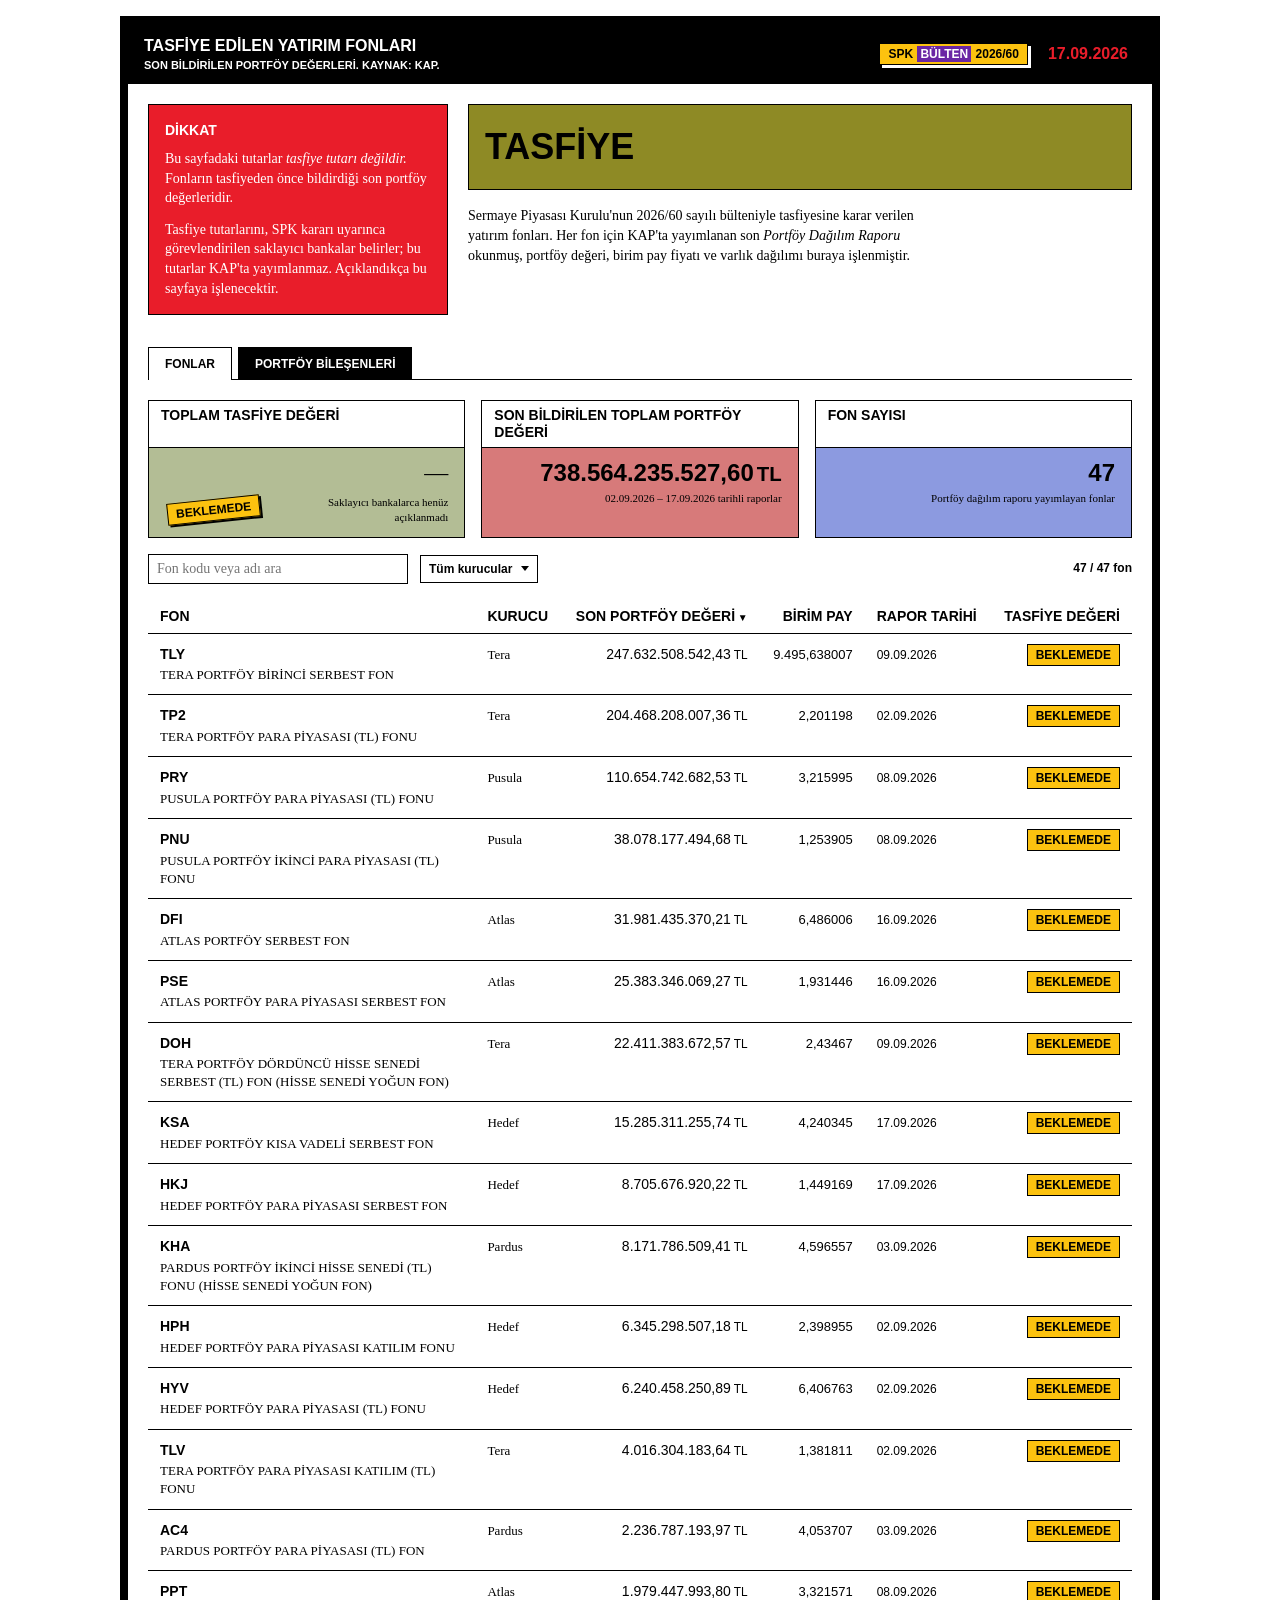
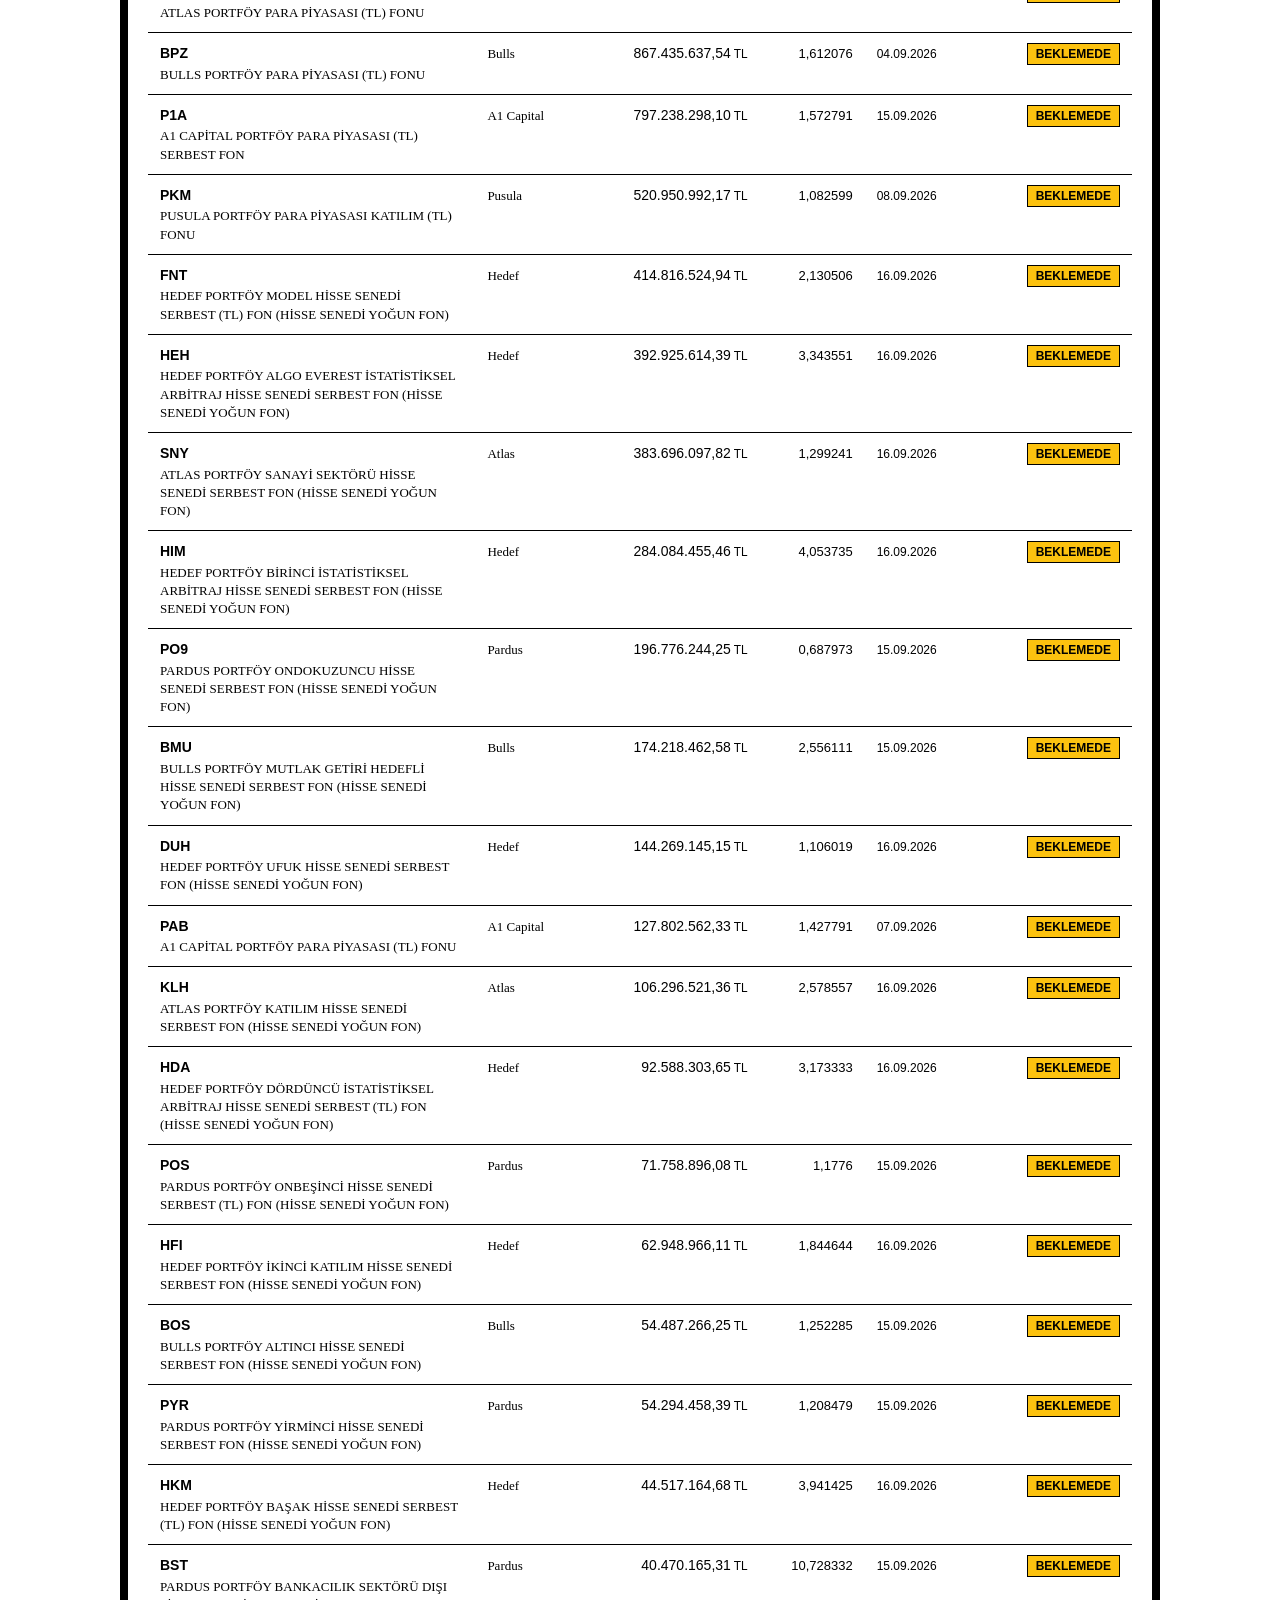
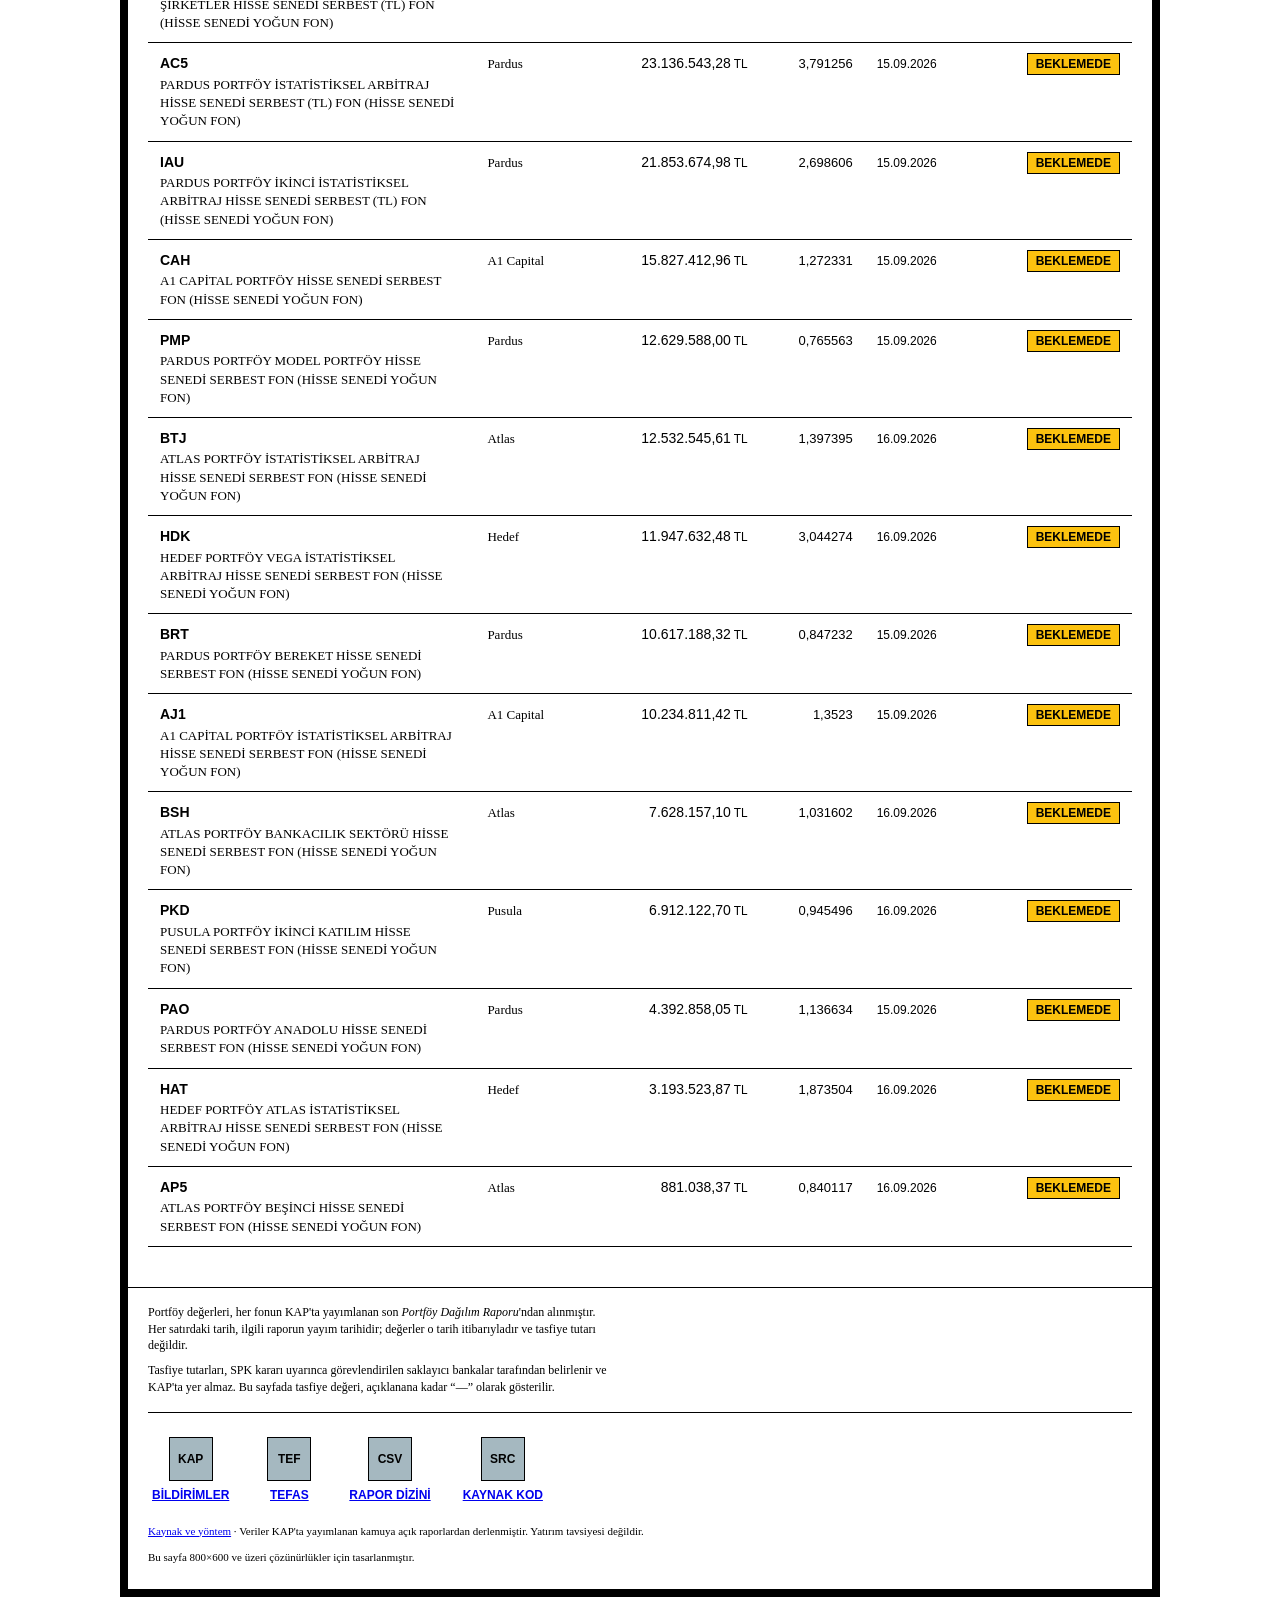
<file: index.html>
<!DOCTYPE html>
<html lang="tr">
<head>
<meta charset="utf-8">
<meta name="viewport" content="width=device-width, initial-scale=1">
<title>tasfiye</title>
<meta name="description" content="Tasfiye edilen yatırım fonlarının son bildirilen portföy değerleri ve portföy bileşenleri.">
<link rel="icon" href="favicon.ico?v=1" sizes="any">
<link rel="icon" type="image/svg+xml" href="favicon.svg?v=1">
<link rel="apple-touch-icon" sizes="180x180" href="assets/apple-touch-icon.png?v=1">
<link rel="stylesheet" href="styles.css">
</head>
<body>

<!-- the page sits inside a literal black frame; body padding is that frame -->
<div class="frame">

  <!-- ══════════ top banner ══════════ -->
  <header class="banner">
    <div class="banner-head">
      <div class="banner-title">TASFİYE EDİLEN YATIRIM FONLARI</div>
      <div class="banner-sub">SON BİLDİRİLEN PORTFÖY DEĞERLERİ. KAYNAK: KAP.</div>
    </div>
    <div class="banner-right">
      <span class="sticker">SPK <b class="stripe">BÜLTEN</b> 2026/60</span>
      <span class="callout">17.09.2026</span>
    </div>
  </header>

  <!-- ══════════ masthead: eyebrow block + the one red panel ══════════ -->
  <div class="masthead wrap">
    <div class="hero">
      <div class="eyebrow-block tint-olive"><h1>TASFİYE</h1></div>
      <p class="lede">
        Sermaye Piyasası Kurulu'nun 2026/60 sayılı bülteniyle tasfiyesine karar verilen
        yatırım fonları. Her fon için KAP'ta yayımlanan son <em>Portföy Dağılım Raporu</em>
        okunmuş, portföy değeri, birim pay fiyatı ve varlık dağılımı buraya işlenmiştir.
      </p>
    </div>

    <aside class="cta">
      <div class="cta-head">DİKKAT</div>
      <p>
        Bu sayfadaki tutarlar <em>tasfiye tutarı değildir.</em> Fonların tasfiyeden önce
        bildirdiği son portföy değerleridir.
      </p>
      <p>
        Tasfiye tutarlarını, SPK kararı uyarınca görevlendirilen saklayıcı bankalar belirler;
        bu tutarlar KAP'ta yayımlanmaz. Açıklandıkça bu sayfaya işlenecektir.
      </p>
    </aside>
  </div>

  <main class="wrap">

    <nav class="tabs" role="tablist" aria-label="Görünüm">
      <button type="button" class="tab" role="tab" id="tab-funds"
              aria-controls="panel-funds" aria-selected="true">FONLAR</button>
      <button type="button" class="tab" role="tab" id="tab-holdings"
              aria-controls="panel-holdings" aria-selected="false">PORTFÖY BİLEŞENLERİ</button>
    </nav>

    <!-- ══════════ the fund ledger ══════════ -->
    <section id="panel-funds" role="tabpanel" aria-labelledby="tab-funds" tabindex="0">

      <div class="totals">
        <div class="total-block">
          <div class="eyebrow">TOPLAM TASFİYE DEĞERİ</div>
          <div class="total-value pending" id="totalLiq">—</div>
          <div class="asof with-burst"><span class="burst">BEKLEMEDE</span><span>Saklayıcı bankalarca henüz açıklanmadı</span></div>
        </div>
        <div class="total-block">
          <div class="eyebrow">SON BİLDİRİLEN TOPLAM PORTFÖY DEĞERİ</div>
          <div class="total-value" id="totalNav">—</div>
          <div class="asof" id="totalAsof"></div>
        </div>
        <div class="total-block">
          <div class="eyebrow">FON SAYISI</div>
          <div class="total-value" id="totalCount">—</div>
          <div class="asof">Portföy dağılım raporu yayımlayan fonlar</div>
        </div>
      </div>

      <div class="controls">
        <input type="search" id="q" placeholder="Fon kodu veya adı ara" aria-label="Fon ara" autocomplete="off">
        <select id="founder" aria-label="Kurucuya göre filtrele"><option value="">Tüm kurucular</option></select>
        <span class="count" id="count"></span>
      </div>

      <table>
        <thead>
          <tr>
            <th data-sort="fundCode">FON</th>
            <th class="col-founder" data-sort="founder">KURUCU</th>
            <th class="r" data-sort="nav">SON PORTFÖY DEĞERİ</th>
            <th class="r col-unit" data-sort="unitPrice">BİRİM PAY</th>
            <th data-sort="reportDate">RAPOR TARİHİ</th>
            <th class="r" data-sort="liquidationValue">TASFİYE DEĞERİ</th>
          </tr>
        </thead>
        <tbody id="rows"></tbody>
      </table>
      <div class="empty" id="empty" hidden>Eşleşen fon bulunamadı.</div>

    </section>

    <!-- ══════════ what those funds actually hold ══════════ -->
    <section id="panel-holdings" role="tabpanel" aria-labelledby="tab-holdings" tabindex="0" hidden>

      <div class="totals" id="hTally"></div>

      <div class="controls">
        <input type="search" id="hq" placeholder="İhraççı, şirket, kod veya fon ara"
               aria-label="Bileşen ara" autocomplete="off">
        <div class="chips" id="hChips" role="group" aria-label="Varlık sınıfı"></div>
        <span class="count" id="hCount"></span>
      </div>

      <div id="hSections"></div>

    </section>

  </main>

  <footer>
    <div class="wrap">
      <div class="notes" id="notes-funds">
        <p>
          Portföy değerleri, her fonun KAP'ta yayımlanan son <em>Portföy Dağılım Raporu</em>'ndan
          alınmıştır. Her satırdaki tarih, ilgili raporun yayım tarihidir; değerler o tarih
          itibarıyladır ve tasfiye tutarı değildir.
        </p>
        <p>
          Tasfiye tutarları, SPK kararı uyarınca görevlendirilen saklayıcı bankalar tarafından
          belirlenir ve KAP'ta yer almaz. Bu sayfada tasfiye değeri, açıklanana kadar
          &ldquo;—&rdquo; olarak gösterilir.
        </p>
      </div>
      <div class="notes" id="notes-holdings" hidden>
        <p>
          Bileşenler, aynı raporların <em>Fon Portföy Değeri Tablosu</em> bölümünden okunmuştur.
          Repo ve türev pozisyonlar, mevduat ve katılma hesapları, kıymetli madenler, döviz ve
          VİOP teminatları kapsam dışıdır. Tutar gösterilmez; liste yalnızca hangi varlığa maruz
          kalındığını gösterir.
        </p>
        <p>
          Aynı ihraççı raporlar arasında farklı yazılabiliyor; kayıtlar ISIN kökü üzerinden
          birleştirilmiş, diğer yazımlar satır altında verilmiştir. Kira sertifikalarında bazı
          raporlar varlık kiralama şirketini, bazıları kaynak kuruluşu yazar — ikisi de
          listelenir. Fon katılma paylarının çoğu raporlarda yalnızca fon koduyla yer alır.
        </p>
      </div>

      <!-- icon-label nav: four square labels on a rule, 1996 footer furniture -->
      <nav class="iconnav" aria-label="Kaynaklar">
        <a href="https://www.kap.org.tr/" target="_blank" rel="noopener">
          <span class="ico" aria-hidden="true">KAP</span><span class="lbl">BİLDİRİMLER</span></a>
        <a href="https://www.tefas.gov.tr/" target="_blank" rel="noopener">
          <span class="ico" aria-hidden="true">TEF</span><span class="lbl">TEFAS</span></a>
        <a href="portfolio%20allocation/INDEX.csv">
          <span class="ico" aria-hidden="true">CSV</span><span class="lbl">RAPOR DİZİNİ</span></a>
        <a href="https://github.com/omertekin2002/tasfiye" target="_blank" rel="noopener">
          <span class="ico" aria-hidden="true">SRC</span><span class="lbl">KAYNAK KOD</span></a>
      </nav>

      <p class="fineprint">
        <a href="https://github.com/omertekin2002/tasfiye" target="_blank" rel="noopener">Kaynak ve yöntem</a>
        &middot; Veriler KAP'ta yayımlanan kamuya açık raporlardan derlenmiştir.
        Yatırım tavsiyesi değildir.
      </p>
      <p class="fineprint">Bu sayfa 800×600 ve üzeri çözünürlükler için tasarlanmıştır.</p>
    </div>
  </footer>

</div>

<script src="app.js"></script>
</body>
</html>
</file>
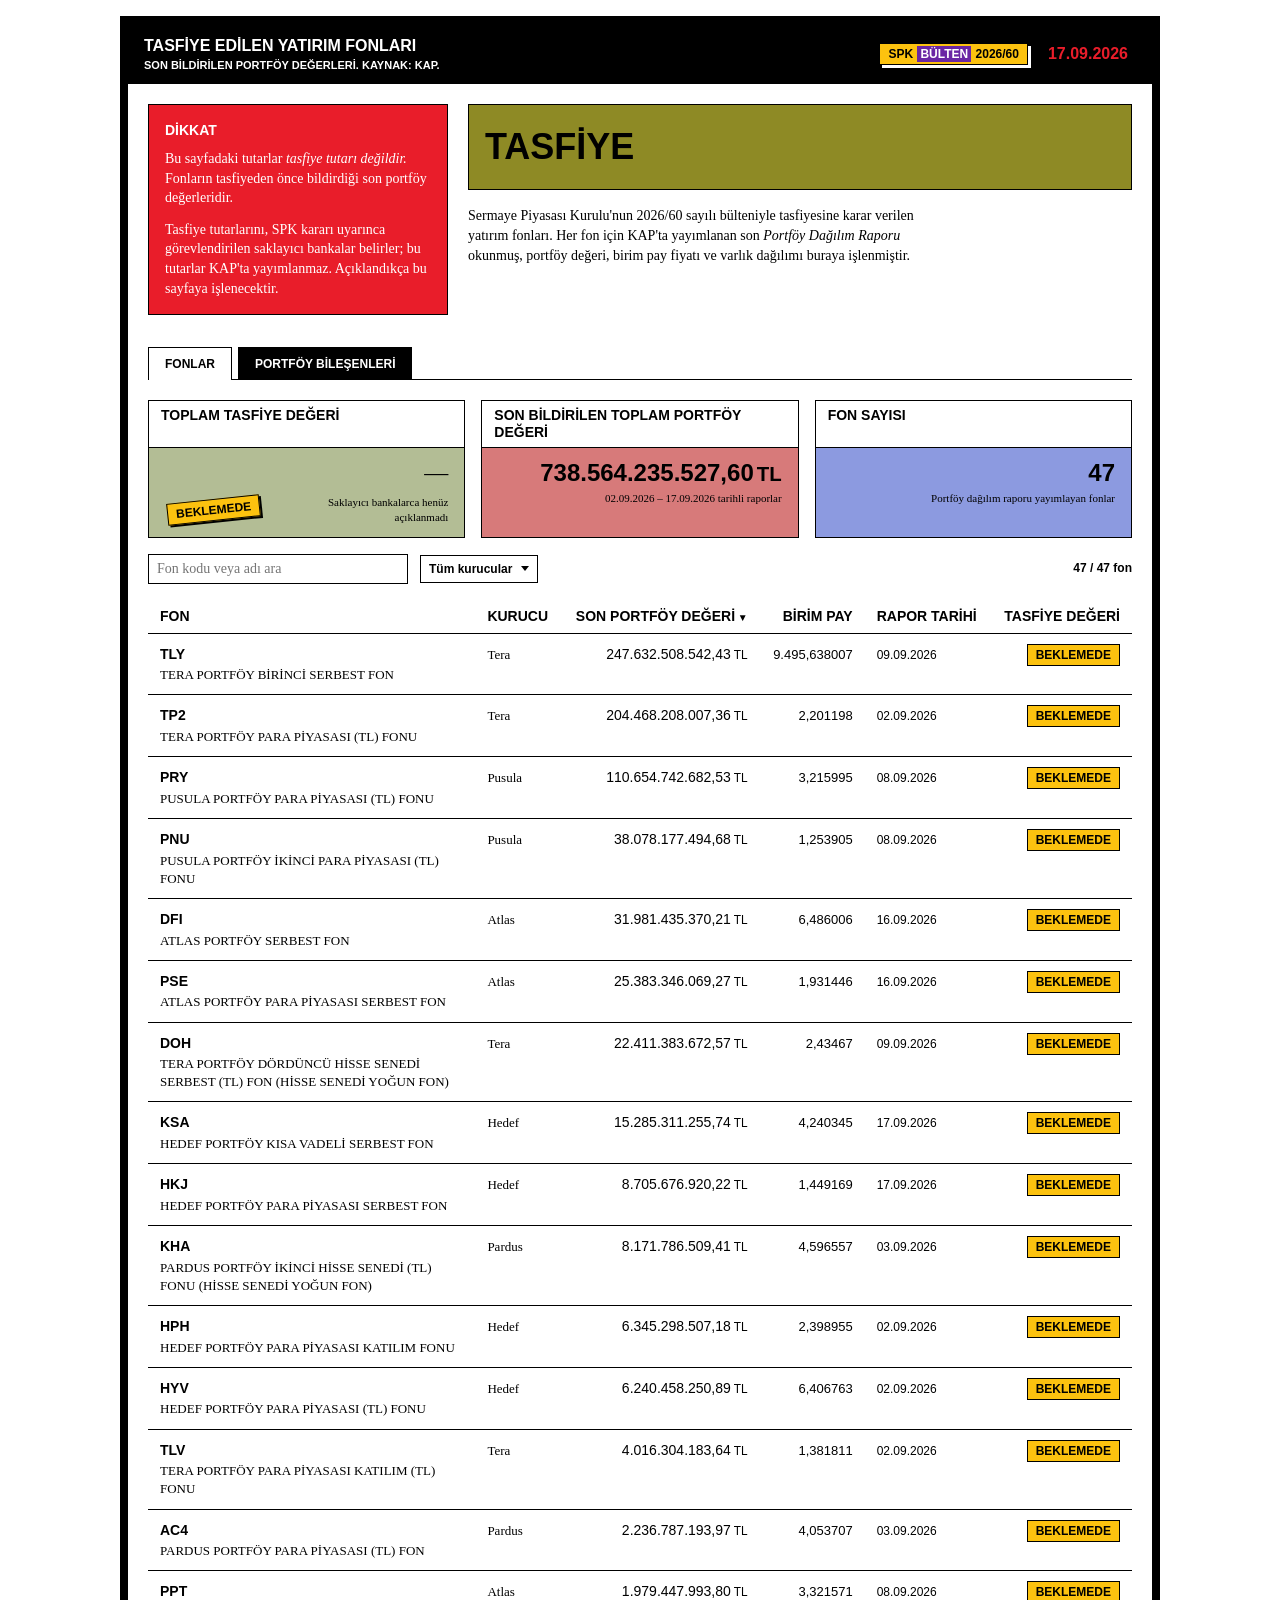
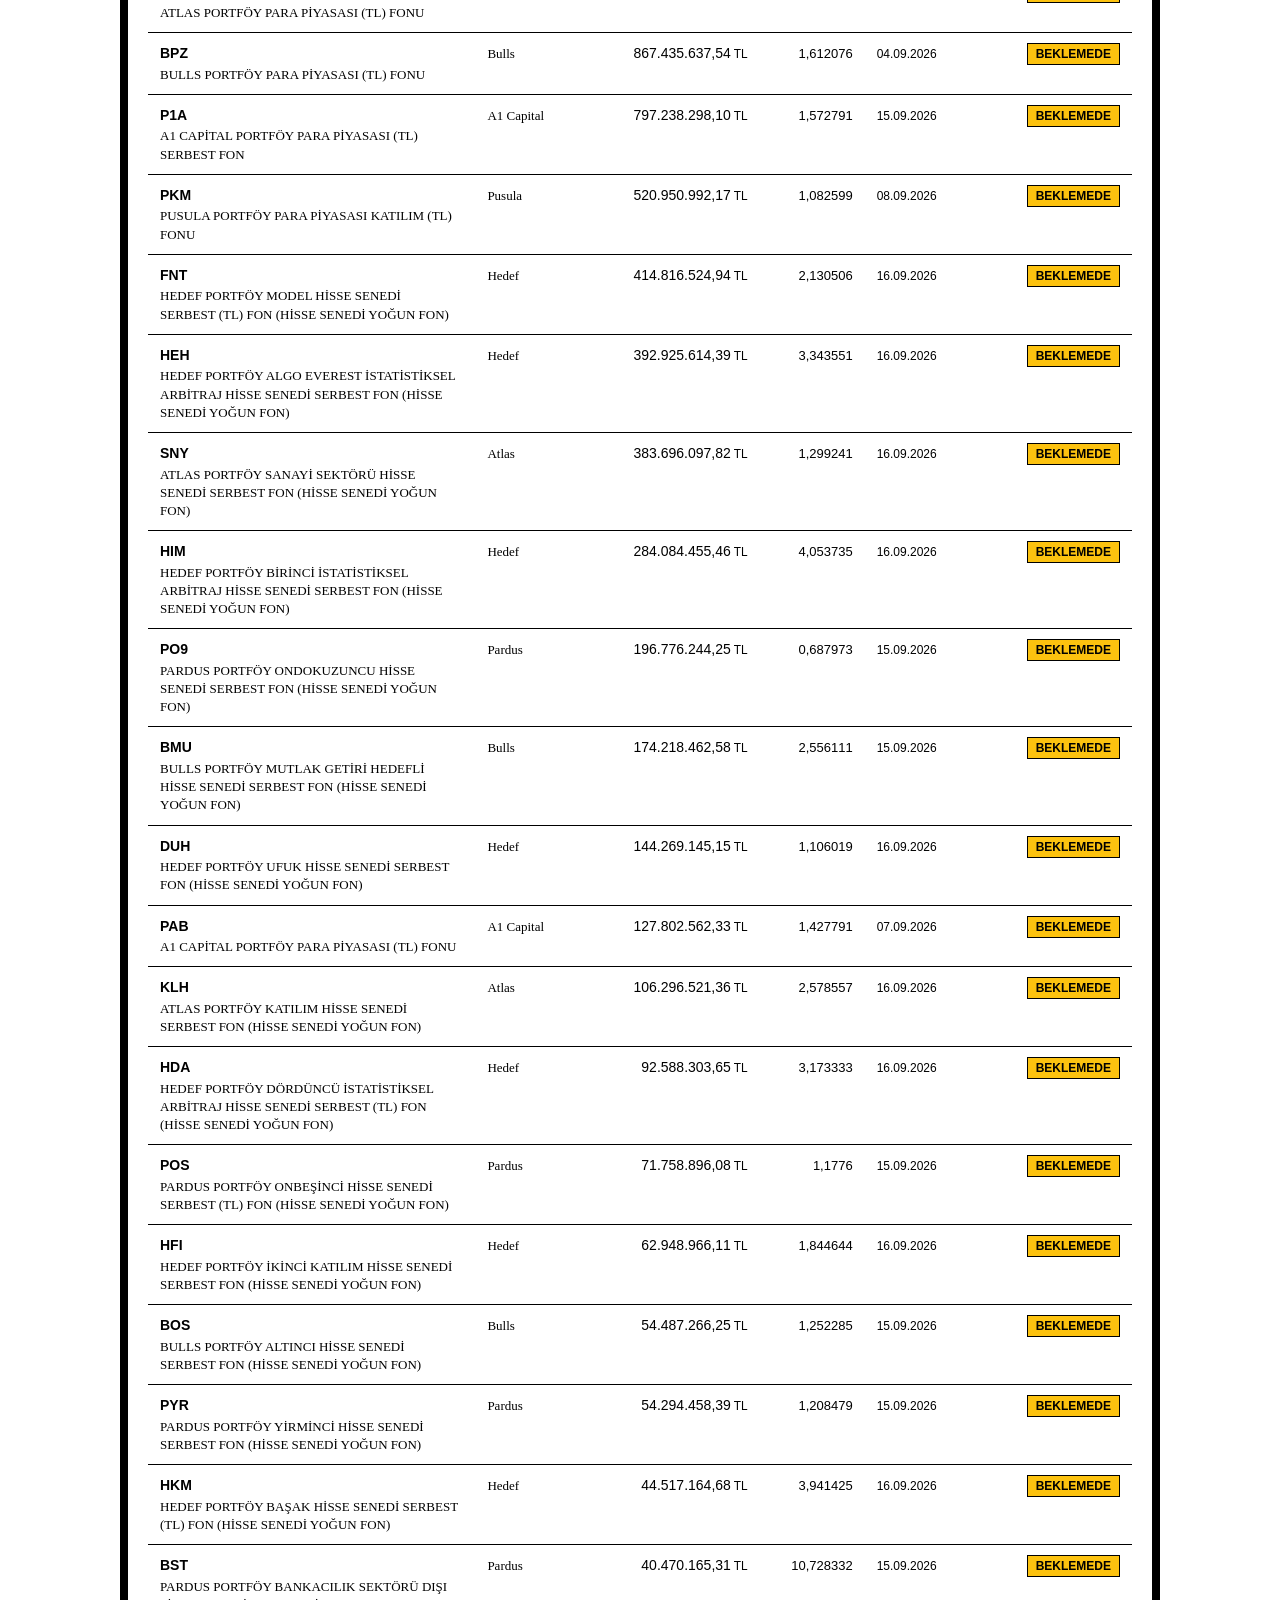
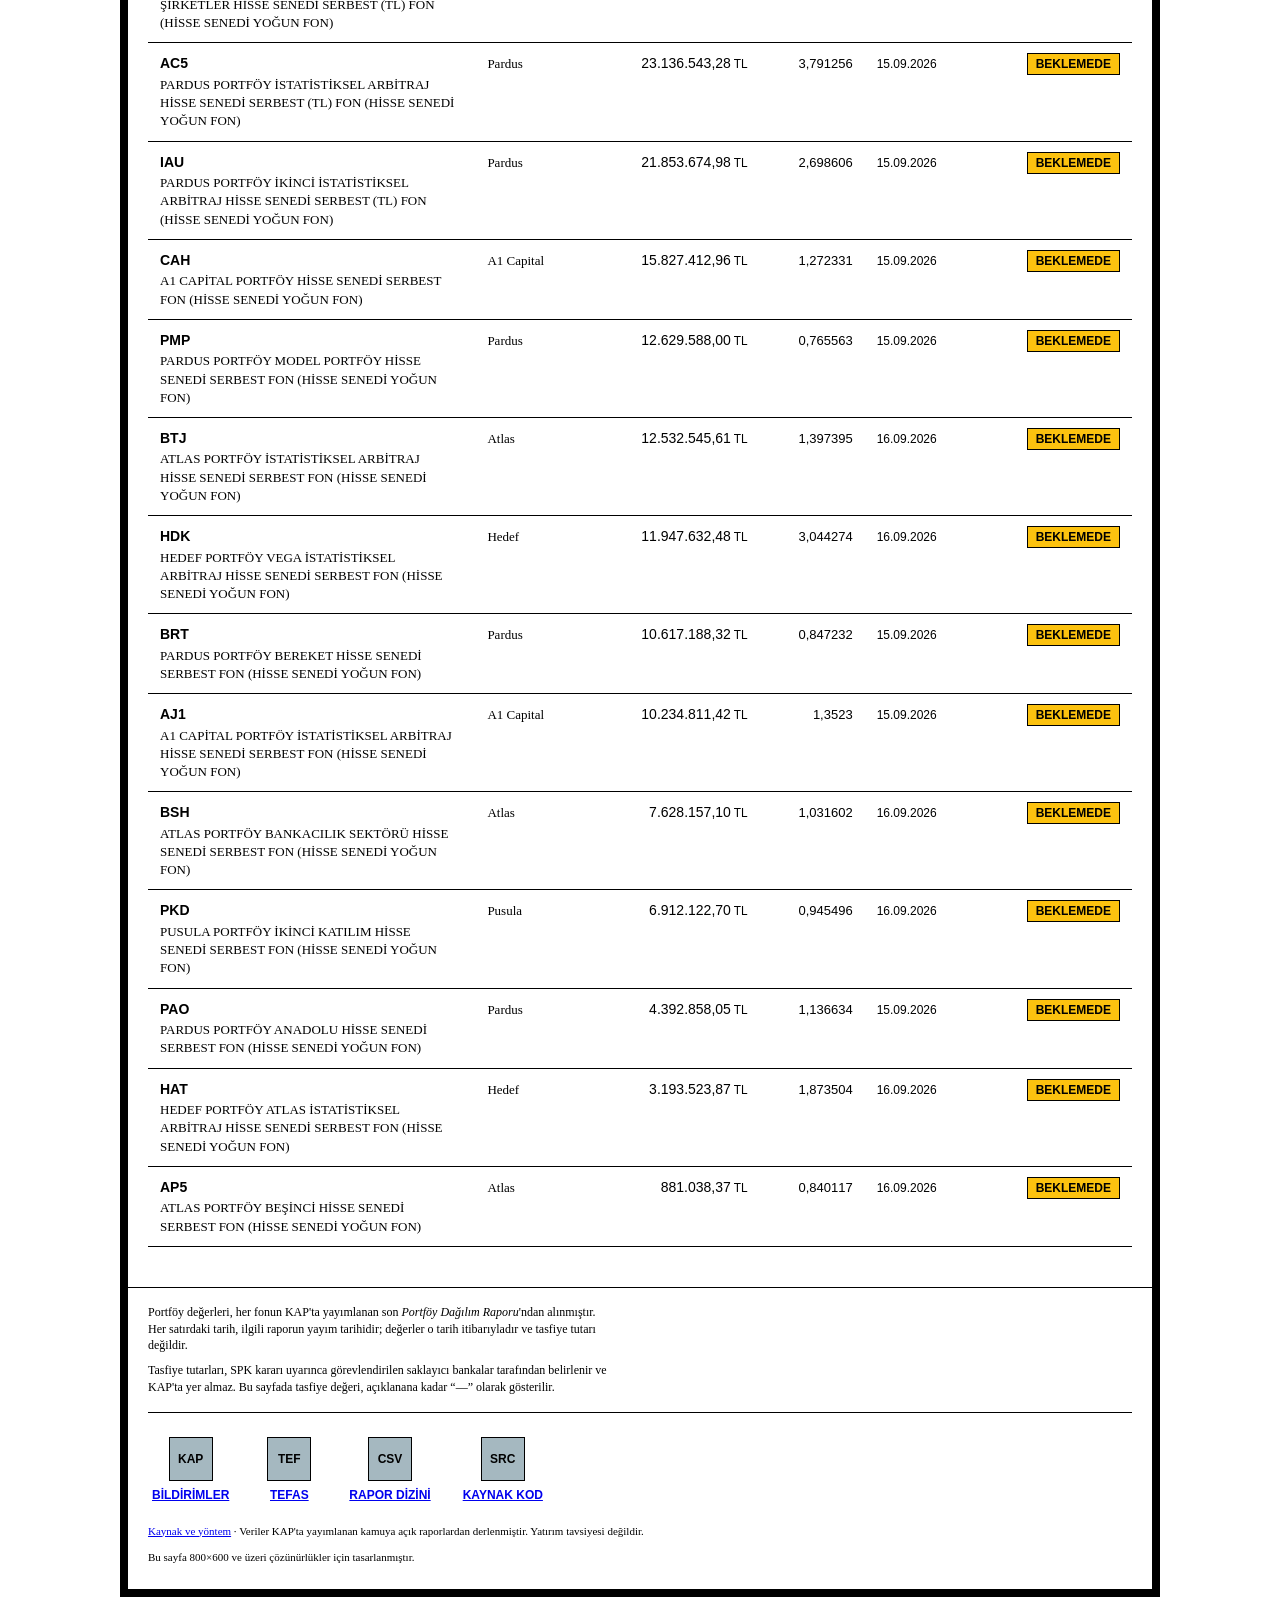
<file: ui/index.html>
<!DOCTYPE html>
<html lang="tr">
<head>
<meta charset="utf-8">
<title>tasfiye</title>
<link rel="icon" href="../favicon.ico?v=1" sizes="any">
<link rel="icon" type="image/svg+xml" href="../favicon.svg?v=1">
<link rel="apple-touch-icon" sizes="180x180" href="../assets/apple-touch-icon.png?v=1">
<link rel="canonical" href="../">
<meta http-equiv="refresh" content="0; url=../">
<script>location.replace("../" + location.search + location.hash);</script>
</head>
<body><p>Bu sayfa taşındı. <a href="../">tasfiye</a></p></body>
</html>
</file>
<file: styles.css>
/* Tokens from DESIGN.md (Dell 1996 inspired). Light-only: the source system has no dark
   palette — a 1996 catalog page had one polarity and the adaptation section adds none.
   No webfonts: Arial Black / Helvetica / Times New Roman ship on every modern OS. */
:root {
  --primary: #e91d2a;          /* reserved: the red CTA panel and the banner callout only */
  --on-primary: #ffffff;
  --canvas: #ffffff;
  --ink: #000000;
  --frame-ink: #000000;
  --yellow-sticker: #fcc20f;
  --purple-stripe: #6a26a4;
  --link: #0000ee;

  /* the eight catalog tints — the page's whole chromatic vocabulary */
  --tint-olive: #8e8a25;
  --tint-sage: #b3bd95;
  --tint-salmon: #d77a7a;
  --tint-peach: #e6915d;
  --tint-lime: #c0d4a7;
  --tint-sky: #9ab6c8;
  --tint-steel: #a5b8c0;
  --tint-periwinkle: #8c9ae0;

  --s-xxs: 2px; --s-xs: 4px; --s-s: 6px; --s-sm: 8px; --s-m: 10px; --s-md: 12px;
  --s-lg: 16px; --s-xl: 20px; --s-xxl: 24px; --s-sec-sm: 32px; --s-sec: 40px;

  --sans: Helvetica, Arial, "Liberation Sans", sans-serif;
  --display: "Arial Black", "Helvetica Neue", Helvetica, "Liberation Sans", sans-serif;
  --serif: "Times New Roman", Times, "Liberation Serif", serif;
}

*, *::before, *::after { box-sizing: border-box; }

/* The phone breakpoint re-declares display on every table element, which would otherwise
   beat the UA stylesheet and un-hide filtered-out rows. */
[hidden] { display: none !important; }

html { -webkit-text-size-adjust: 100%; background: var(--canvas); }

/* ---------- the page frame: one centred box in an 8px black border on white ---------- */
body {
  margin: 0;
  padding: var(--s-lg);
  background: var(--canvas);
  color: var(--ink);
  font-family: var(--serif);
  font-size: 14px;
  line-height: 1.4;
}
/* same chrome as the homepage's .page-frame; 1040px is the narrowest the six-column ledger
   holds its layout — below it the fund names start wrapping and every row grows */
.frame {
  max-width: 1040px;
  margin: 0 auto;
  border: var(--s-sm) solid var(--frame-ink);
  background: var(--canvas);
}
.wrap { padding: 0 var(--s-xl); }

/* every figure on the page: sans, tabular, right-aligned */
.num {
  font-family: var(--sans);
  font-variant-numeric: tabular-nums;
  font-feature-settings: "tnum";
  text-align: right;
  white-space: nowrap;
}
.money { white-space: nowrap; }
.cur { font-size: .85em; margin-left: 3px; }
.dash { font-family: var(--serif); }

a { color: var(--link); }
em { font-style: italic; }

/* ---------- top banner ---------- */
.banner {
  background: var(--frame-ink);
  color: var(--canvas);
  padding: var(--s-md) var(--s-lg);
  display: flex; align-items: center; justify-content: space-between;
  gap: var(--s-lg); flex-wrap: wrap;
}
.banner-title {
  font-family: var(--sans); font-size: 16px; font-weight: 700; line-height: 1.2;
}
.banner-sub {
  font-family: var(--sans); font-size: 11px; font-weight: 700; line-height: 1.2;
  margin-top: var(--s-xs);
}
.banner-right { display: flex; align-items: center; gap: var(--s-md); }

/* the yellow sticker, bevelled the way a hand-cut GIF was */
.sticker {
  background: var(--yellow-sticker); color: var(--ink);
  border: 1px solid var(--frame-ink);
  box-shadow: 3px 3px 0 var(--canvas);
  font-family: var(--sans); font-size: 12px; font-weight: 700; line-height: 1;
  padding: var(--s-xs) var(--s-sm);
  white-space: nowrap;
}
.sticker .stripe {
  background: var(--purple-stripe); color: var(--canvas);
  padding: 1px 3px; margin: 0 1px;
}
/* the 1996 phone callout's slot, carrying the bulletin date instead */
.callout {
  background: var(--frame-ink); color: var(--primary);
  font-family: var(--sans); font-size: 16px; font-weight: 700; line-height: 1;
  padding: var(--s-xs) var(--s-sm);
  white-space: nowrap;
}

/* ---------- masthead: eyebrow block + the single red panel ---------- */
.masthead {
  display: grid;
  grid-template-columns: 300px 1fr;
  gap: var(--s-xl);
  /* margin, not padding: .wrap's padding shorthand would zero it */
  margin: var(--s-xl) 0 var(--s-sec-sm);
  align-items: start;
}
.hero { grid-column: 2; grid-row: 1; }
.cta  { grid-column: 1; grid-row: 1; }

.eyebrow-block {
  border: 1px solid var(--frame-ink);
  padding: var(--s-xxl) var(--s-lg);
}
.tint-olive { background: var(--tint-olive); }
.eyebrow-block h1 {
  font-family: var(--display); font-size: 36px; font-weight: 900;
  line-height: 1; margin: 0; color: var(--ink);
}
.lede { margin: var(--s-lg) 0 0; max-width: 64ch; }

.cta {
  background: var(--primary); color: var(--on-primary);
  border: 1px solid var(--frame-ink);
  padding: var(--s-lg);
}
.cta-head {
  font-family: var(--sans); font-size: 14px; font-weight: 700;
  margin-bottom: var(--s-sm);
}
.cta p { margin: 0 0 var(--s-md); }
.cta p:last-child { margin-bottom: 0; }

/* ---------- tabs: square catalog buttons ---------- */
.tabs { display: flex; gap: var(--s-s); border-bottom: 1px solid var(--frame-ink); }
.tab {
  font-family: var(--sans); font-size: 12px; font-weight: 700; line-height: 1;
  color: var(--on-primary); background: var(--frame-ink);
  border: 1px solid var(--frame-ink); border-bottom: 0;
  padding: var(--s-m) var(--s-lg);
  margin-bottom: -1px; cursor: pointer;
}
/* the open tab is white and covers the rule beneath it, so it joins the page below */
.tab[aria-selected="true"] { background: var(--canvas); color: var(--ink); }
.tab:focus-visible { outline: 2px solid var(--primary); outline-offset: 2px; }

/* ---------- headline figures as ribbon cards ----------
   white title bar + 1px rule + tinted body; one fixed tint per slot. */
.totals {
  display: grid;
  grid-template-columns: repeat(3, 1fr);
  gap: var(--s-lg);
  padding: var(--s-xl) 0 var(--s-lg);
}
/* the four holdings tallies sit 4-up; a 3+1 orphan row breaks the catalog grid */
#hTally { grid-template-columns: repeat(4, 1fr); }
/* subgrid lines every card's title bar, figure and stamp up with its neighbours,
   so a two-line title never pushes one tinted body lower than the next */
.total-block {
  border: 1px solid var(--frame-ink);
  display: grid; grid-row: span 3; grid-template-rows: subgrid; row-gap: 0;
}
.total-block:nth-child(1) { background: var(--tint-sage); }
.total-block:nth-child(2) { background: var(--tint-salmon); }
.total-block:nth-child(3) { background: var(--tint-periwinkle); }
.total-block:nth-child(4) { background: var(--tint-peach); }
#hTally .total-block:nth-child(1) { background: var(--tint-lime); }
#hTally .total-block:nth-child(2) { background: var(--tint-sky); }
#hTally .total-block:nth-child(3) { background: var(--tint-steel); }
#hTally .total-block:nth-child(4) { background: var(--tint-peach); }

.total-block .eyebrow {
  background: var(--canvas); color: var(--ink);
  border-bottom: 1px solid var(--frame-ink);
  font-family: var(--sans); font-size: 14px; font-weight: 700; line-height: 1.2;
  text-transform: uppercase;   /* ribbon-card title bars are always all-caps */
  padding: var(--s-s) var(--s-md);
}
.total-value {
  font-family: var(--sans); font-size: 24px; font-weight: 700; line-height: 1.05;
  font-variant-numeric: tabular-nums; font-feature-settings: "tnum";
  padding: var(--s-md) var(--s-lg) 0;
  text-align: right;
}
.total-value.pending { font-family: var(--serif); font-weight: 400; }
.asof {
  font-size: 11px; line-height: 1.35; text-align: right;
  padding: var(--s-s) var(--s-lg) var(--s-md);
}
.asof.with-burst {
  display: flex; align-items: center; justify-content: flex-end; gap: var(--s-sm);
  padding-top: var(--s-m);
}

/* the NEW! burst, re-cut as the pending badge — tilted only on this one instance */
.burst {
  display: inline-block;
  background: var(--yellow-sticker); color: var(--ink);
  border: 1px solid var(--frame-ink);
  box-shadow: 2px 2px 0 var(--frame-ink);
  font-family: var(--sans); font-size: 12px; font-weight: 700; line-height: 1;
  padding: var(--s-xs) var(--s-sm);
  transform: rotate(-6deg);
  margin: 0 var(--s-sm) 0 2px;
}

/* ---------- controls ---------- */
.controls {
  display: flex; gap: var(--s-md); align-items: center; flex-wrap: wrap;
  padding-bottom: var(--s-lg);
}
input[type="search"] {
  font-family: var(--serif); font-size: 14px; color: var(--ink);
  background: var(--canvas); border: 1px solid var(--frame-ink); border-radius: 0;
  padding: var(--s-s) var(--s-sm); min-width: 260px;
  -webkit-appearance: none; appearance: none;
}
input[type="search"]:focus { outline: 2px solid var(--frame-ink); outline-offset: -1px; }
select {
  font-family: var(--sans); font-size: 12px; font-weight: 700; color: var(--ink);
  background: var(--canvas) url("data:image/svg+xml,%3Csvg xmlns='http://www.w3.org/2000/svg' width='8' height='5'%3E%3Cpath d='M0 0h8L4 5z'/%3E%3C/svg%3E") no-repeat right 8px center;
  border: 1px solid var(--frame-ink); border-radius: 0;
  -webkit-appearance: none; appearance: none;
  padding: var(--s-s) 24px var(--s-s) var(--s-sm);
}
select:focus { outline: 2px solid var(--frame-ink); outline-offset: -1px; }
.count { font-family: var(--sans); font-size: 12px; font-weight: 700; margin-left: auto; }

/* class filter — square buttons, pressed state is the black fill */
.chips { display: flex; gap: var(--s-s); flex-wrap: wrap; }
.chip {
  font-family: var(--sans); font-size: 12px; font-weight: 700; line-height: 1;
  color: var(--ink); background: var(--canvas);
  border: 1px solid var(--frame-ink); border-radius: 0;
  text-transform: uppercase;
  padding: var(--s-sm) var(--s-md); cursor: pointer;
}
.chip[aria-pressed="true"] { background: var(--frame-ink); color: var(--on-primary); }
.chip:focus-visible { outline: 2px solid var(--primary); outline-offset: 1px; }

/* ---------- the ledger ---------- */
table { width: 100%; border-collapse: collapse; }
thead th {
  font-family: var(--sans); font-size: 14px; font-weight: 700; line-height: 1.2;
  color: var(--ink); text-align: left; background: var(--canvas);
  text-transform: uppercase;
  padding: var(--s-sm) var(--s-md);
  border-bottom: 1px solid var(--frame-ink);
  white-space: nowrap;
}
thead th.r { text-align: right; }
thead th[data-sort] { cursor: pointer; user-select: none; }
thead th .arrow { font-size: 10px; }

tbody tr { border-bottom: 1px solid var(--frame-ink); }
tbody tr.row { cursor: pointer; }
tbody tr.row:hover { background: var(--tint-sage); }
tbody td { padding: var(--s-m) var(--s-md); vertical-align: baseline; }

.code { font-family: var(--sans); font-size: 14px; font-weight: 700; }
.fname {
  display: block; font-size: 13px; margin-top: 2px;
  max-width: 46ch;
  overflow-wrap: anywhere;   /* a stray unbroken token must never widen the page */
}
.founder { font-size: 13px; white-space: nowrap; }
.val { font-size: 14px; }
.unit { font-size: 13px; }
.date { font-family: var(--sans); font-size: 12px; white-space: nowrap; }

/* the pending badge repeated down the column: sticker chrome, no tilt at 47 rows */
.pill {
  display: inline-block; border-radius: 0; text-transform: uppercase;
  font-family: var(--sans); font-size: 12px; font-weight: 700; line-height: 1;
  padding: var(--s-xs) var(--s-sm); white-space: nowrap;
  border: 1px solid var(--frame-ink);
}
.pill-pending { background: var(--yellow-sticker); color: var(--ink); }
.pill-liquidating { background: var(--tint-periwinkle); color: var(--ink); }

/* ---------- expanded fund detail: a tinted ribbon body under the row ---------- */
tr.detail > td { padding: 0; }
.detail-inner {
  display: flex; flex-wrap: wrap; gap: var(--s-sec);
  background: var(--tint-lime);
  border: 1px solid var(--frame-ink); border-top: 0;
  padding: var(--s-md) var(--s-lg);
}
.alloc { min-width: 260px; }
.alloc dl { display: grid; grid-template-columns: 1fr auto; gap: 2px var(--s-lg); margin: var(--s-sm) 0 0; }
.alloc dt { font-size: 13px; }
.alloc dd {
  margin: 0; font-family: var(--sans); font-size: 12px; font-weight: 700; text-align: right;
  font-variant-numeric: tabular-nums; font-feature-settings: "tnum";
}
/* section labels inside the detail panel and the holdings tallies */
.eyebrow {
  font-family: var(--sans); font-size: 12px; font-weight: 700; line-height: 1.2;
  text-transform: uppercase;
}
.meta { font-size: 13px; }
.meta div { margin-bottom: var(--s-xs); }

.empty { padding: var(--s-sec) 0; text-align: center; }

/* ---------- holdings: one table per asset class under a tinted eyebrow ---------- */
.hsec { margin-top: var(--s-sec-sm); }
.hsec:first-child { margin-top: var(--s-lg); }
.hhead {
  border: 1px solid var(--frame-ink);
  padding: var(--s-md) var(--s-lg);
  margin-bottom: var(--s-md);
}
.hsec:nth-of-type(1) .hhead { background: var(--tint-lime); }
.hsec:nth-of-type(2) .hhead { background: var(--tint-sky); }
.hsec:nth-of-type(3) .hhead { background: var(--tint-steel); }
.hsec:nth-of-type(4) .hhead { background: var(--tint-peach); }
.hhead h2 {
  margin: 0; display: inline;
  font-family: var(--display); font-size: 24px; font-weight: 900; line-height: 1.05;
  text-transform: uppercase;
}
.hhead .n { font-family: var(--sans); font-size: 12px; font-weight: 700; margin-left: var(--s-sm); }
.hhead .gloss { display: block; font-size: 13px; margin-top: var(--s-s); max-width: 78ch; }

.hsec tbody tr:hover { background: var(--tint-sage); }
.hsec td { font-size: 13px; vertical-align: top; }
.hsec .name { overflow-wrap: anywhere; }
.alt { display: block; font-size: 12px; margin-top: 3px; }

/* which of the 47 funds hold it — codes, not amounts */
.holders { display: flex; gap: 3px; flex-wrap: wrap; max-width: 34ch; }
.holders span {
  font-family: var(--sans); font-size: 11px; font-weight: 700;
  background: var(--canvas); border: 1px solid var(--frame-ink);
  padding: 1px 4px;
}
.kind {
  display: inline-block; font-size: 12px; white-space: nowrap;
  background: var(--tint-sage); color: var(--ink);
  border: 1px solid var(--frame-ink);
  padding: 0 5px; margin: 0 3px 3px 0;
}

/* ---------- footer band ---------- */
footer {
  border-top: 1px solid var(--frame-ink);
  margin-top: var(--s-sec);
  padding: var(--s-lg) 0 var(--s-xxl);
  font-size: 12px;
}
.notes p { margin: 0 0 var(--s-sm); max-width: 78ch; }

.iconnav {
  display: flex; gap: var(--s-xxl); flex-wrap: wrap;
  border-top: 1px solid var(--frame-ink);
  margin-top: var(--s-lg); padding-top: var(--s-lg);
}
.iconnav a {
  display: block; text-align: center; text-decoration: none;
  padding: var(--s-sm) var(--s-xs); min-width: 64px;
}
.iconnav .ico {
  display: block; margin: 0 auto var(--s-s);
  width: 44px; height: 44px; line-height: 42px;
  background: var(--tint-steel); color: var(--ink);
  border: 1px solid var(--frame-ink);
  font-family: var(--sans); font-size: 12px; font-weight: 700;
}
.iconnav .lbl {
  font-family: var(--sans); font-size: 12px; font-weight: 700;
  color: var(--link); text-decoration: underline;
}
.fineprint { margin: var(--s-md) 0 0; font-size: 11px; line-height: 1.35; }

/* ---------- responsive: the frame narrows, nothing else softens ---------- */
@media (max-width: 768px) {
  body { padding: var(--s-sm); }
  .frame { border-width: var(--s-xs); }
}
@media (max-width: 480px) {
  body { padding: 0; }
  .frame { border-width: var(--s-xxs); }
}

@media (max-width: 860px) {
  .totals, #hTally { grid-template-columns: 1fr 1fr; }
  .col-founder, .col-unit { display: none; }
  .fname { max-width: 30ch; }
  .masthead { grid-template-columns: 1fr; }
  .hero, .cta { grid-column: 1; }
  .hero { grid-row: 1; }
  .cta  { grid-row: 2; }
}

@media (max-width: 640px) {
  .wrap { padding: 0 var(--s-md); }
  .banner { padding: var(--s-m) var(--s-md); }
  .banner-title { font-size: 14px; }
  .banner-right { width: 100%; justify-content: flex-start; }
  .eyebrow-block { padding: var(--s-lg) var(--s-md); }
  .eyebrow-block h1 { font-size: 28px; }
  .hhead h2 { font-size: 20px; }

  /* a 6-column ledger cannot fit 375px without horizontal scroll, so each row becomes a
     stacked block with its column header carried inline as a label. */
  table, thead, tbody, tr, td { display: block; width: 100%; }
  thead { display: none; }

  tbody tr.row { padding: var(--s-md) 0; }
  tbody tr.row td { padding: 0; }
  tbody tr.row td[data-label] {
    display: flex; justify-content: space-between; align-items: baseline;
    gap: var(--s-lg); padding-top: var(--s-s);
  }
  tbody tr.row td[data-label]::before {
    content: attr(data-label);
    font-family: var(--sans); font-size: 11px; font-weight: 700; text-transform: uppercase;
    flex: none;
  }
  .fname { max-width: none; }
  .num { text-align: right; }

  .detail-inner { gap: var(--s-xl); }
  .alloc { min-width: 0; width: 100%; }

  .controls { gap: var(--s-sm); }
  input[type="search"] { min-width: 0; flex: 1 1 100%; }
  .count { margin-left: 0; }

  .tabs { gap: var(--s-xs); }
  .tab { padding: var(--s-sm) var(--s-md); }

  /* four tallies stacked one per row push the list off the first screen */
  .totals { grid-template-columns: 1fr; }
  #hTally { grid-template-columns: 1fr 1fr; gap: var(--s-md); }
  #hTally .total-value { font-size: 20px; padding: var(--s-sm) var(--s-md) 0; }
  #hTally .eyebrow { font-size: 12px; }
  #hTally .asof { padding: var(--s-xs) var(--s-md) var(--s-sm); }

  .hsec tbody tr { padding: var(--s-md) 0; }
  .hsec tbody td { padding: 0; }
  .hsec tbody td[data-label] {
    display: flex; justify-content: space-between; align-items: baseline;
    gap: var(--s-lg); padding-top: var(--s-s);
  }
  .hsec tbody td[data-label]::before {
    content: attr(data-label);
    font-family: var(--sans); font-size: 11px; font-weight: 700; text-transform: uppercase;
    flex: none;
  }
  .holders { max-width: none; justify-content: flex-end; }
  /* the 1996 footer nav stays 4-up at every width; the labels shrink instead */
  .iconnav { gap: var(--s-sm); flex-wrap: nowrap; }
  .iconnav a { flex: 1 1 0; min-width: 0; padding-left: 0; padding-right: 0; }
  .iconnav .lbl { font-size: 11px; }
}
</file>
